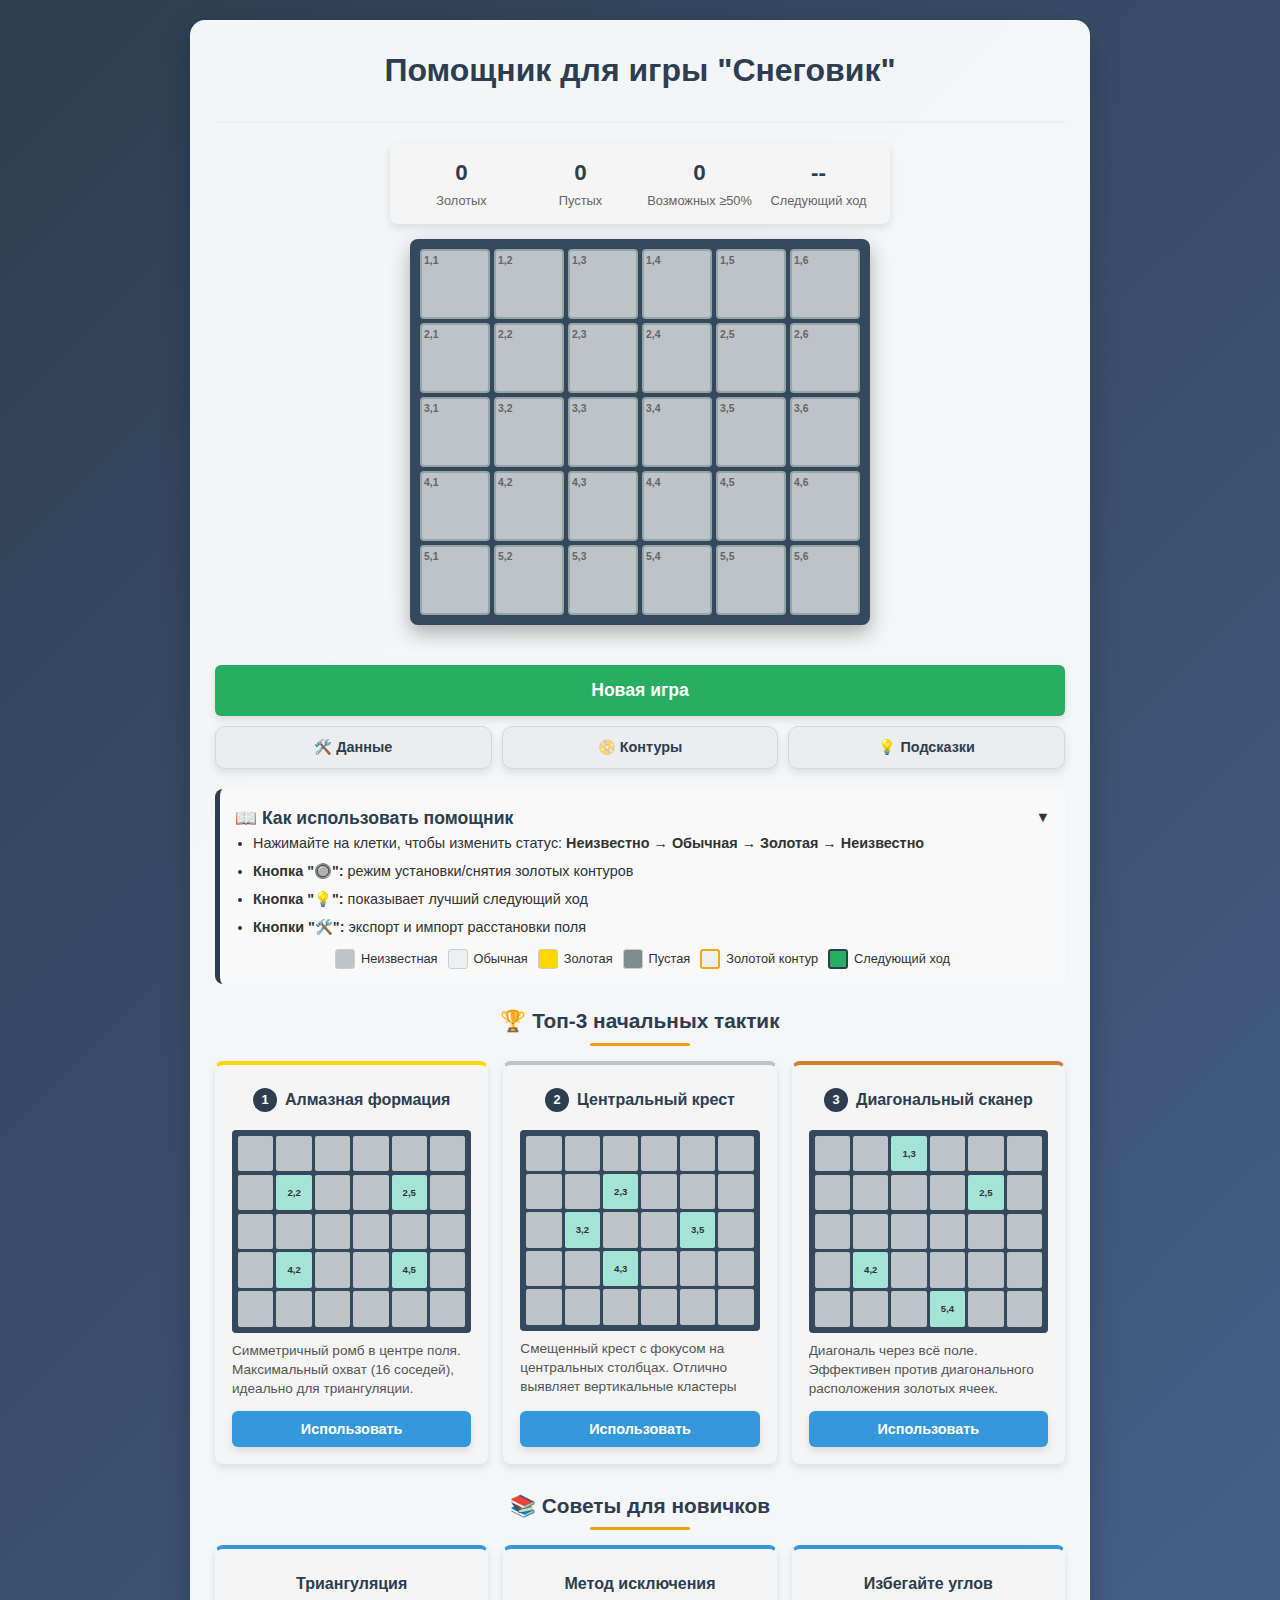
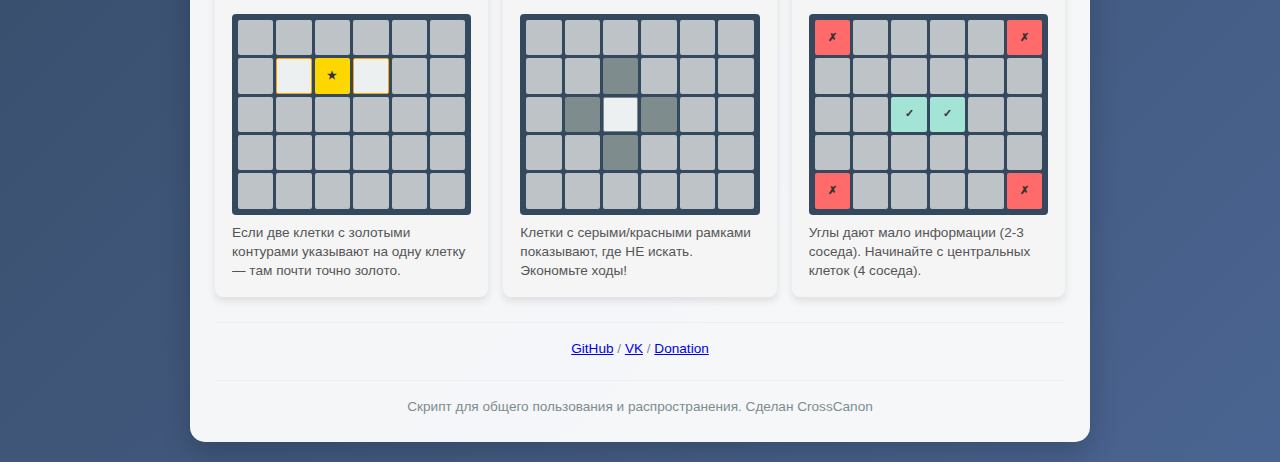
<file: index.html>
<!doctype html>
<html lang="ru">
  <head>
    <meta charset="UTF-8" />
    <meta name="viewport" content="width=device-width, initial-scale=1.0" />
    <title>Помощник для игры "Снеговик"</title>
    <link rel="stylesheet" href="styles.css" />
    <link rel="icon" href="favicon.ico" type="image/x-icon" />
  </head>
  <body>
    <div class="container">
      <header>
        <h1>Помощник для игры "Снеговик"</h1>
      </header>

      <div class="game-area">
        <!-- Игровая информация -->
        <div class="game-info">
          <div class="info-item">
            <div class="info-value" id="gold-count">0</div>
            <div class="info-label">Золотых</div>
          </div>
          <div class="info-item">
            <div class="info-value" id="empty-count">0</div>
            <div class="info-label">Пустых</div>
          </div>
          <div class="info-item">
            <div class="info-value" id="possible-gold-count">0</div>
            <div class="info-label">Возможных ≥50%</div>
          </div>
          <div class="info-item">
            <div class="info-value" id="next-move-cell">--</div>
            <div class="info-label">Следующий ход</div>
          </div>
        </div>

        <!-- Игровое поле -->
        <div class="game-board" id="game-board"></div>

        <!-- Нижняя панель с кнопками управления -->
        <div class="bottom-controls">
          <button class="btn btn-primary btn-new-game-wide" id="new-game-btn">Новая игра</button>
          <div class="secondary-controls">
            <button class="btn btn-secondary" id="export-btn">🛠️ Данные</button>
            <button class="btn btn-outline-mode" id="outline-mode-btn">📀 Контуры</button>
            <button class="btn btn-next-move" id="next-move-btn" title="Подсказка хода">💡 Подсказки</button>
          </div>
        </div>
      </div>

      <!-- Инструкции -->
      <div class="instructions">
        <div
          class="instructions-header"
          id="toggle-instructions"
          style="cursor: pointer; display: flex; justify-content: space-between; align-items: center"
        >
          <h3 style="margin: 0">📖 Как использовать помощник</h3>
          <span id="instructions-icon">▼</span>
        </div>
        <div id="instructions-content">
          <ul>
            <li>
              Нажимайте на клетки, чтобы изменить статус: <strong>Неизвестно → Обычная → Золотая → Неизвестно</strong>
            </li>
            <li><strong>Кнопка "🔘":</strong> режим установки/снятия золотых контуров</li>
            <li><strong>Кнопка "💡":</strong> показывает лучший следующий ход</li>
            <li><strong>Кнопки "🛠️":</strong> экспорт и импорт расстановки поля</li>
          </ul>
          <div class="legend">
            <div class="legend-item">
              <div class="legend-color" style="background-color: #bdc3c7"></div>
              <span>Неизвестная</span>
            </div>
            <div class="legend-item">
              <div class="legend-color" style="background-color: #ecf0f1"></div>
              <span>Обычная</span>
            </div>
            <div class="legend-item">
              <div class="legend-color" style="background-color: #ffd700"></div>
              <span>Золотая</span>
            </div>
            <div class="legend-item">
              <div class="legend-color" style="background-color: #7f8c8d"></div>
              <span>Пустая</span>
            </div>
            <div class="legend-item">
              <div class="legend-color" style="border: 2px solid #ffa500; background-color: #ecf0f1"></div>
              <span>Золотой контур</span>
            </div>
            <div class="legend-item">
              <div class="legend-color" style="background-color: #27ae60; border: 2px solid #2c3e50"></div>
              <span>Следующий ход</span>
            </div>
          </div>
        </div>
      </div>

      <!-- Секция с лучшими начальными тактиками -->
      <div class="tactics-section">
        <h3 class="section-title">🏆 Топ-3 начальных тактик</h3>
        <div class="tactics-grid">
          <div class="tactic-card gold" data-tactic="diamond">
            <h4><span class="rank">1</span> Алмазная формация</h4>
            <div class="tactic-preview" id="diamond-preview"></div>
            <div class="tactic-description">
              Симметричный ромб в центре поля. Максимальный охват (16 соседей), идеально для триангуляции.
            </div>
            <button class="btn btn-tactic-use" data-tactic-id="diamond">Использовать</button>
          </div>

          <div class="tactic-card silver" data-tactic="cross">
            <h4><span class="rank">2</span> Центральный крест</h4>
            <div class="tactic-preview" id="cross-preview"></div>
            <div class="tactic-description">
              Смещенный крест с фокусом на центральных столбцах. Отлично выявляет вертикальные кластеры золота.
            </div>
            <button class="btn btn-tactic-use" data-tactic-id="cross">Использовать</button>
          </div>

          <div class="tactic-card bronze" data-tactic="diagonal">
            <h4><span class="rank">3</span> Диагональный сканер</h4>
            <div class="tactic-preview" id="diagonal-preview"></div>
            <div class="tactic-description">
              Диагональ через всё поле. Эффективен против диагонального расположения золотых ячеек.
            </div>
            <button class="btn btn-tactic-use" data-tactic-id="diagonal">Использовать</button>
          </div>
        </div>
      </div>

      <!-- Секция с советами для новичков -->
      <div class="tactics-section">
        <h3 class="section-title">📚 Советы для новичков</h3>
        <div class="tactics-grid">
          <div class="tactic-card blue" data-tactic="triangulation">
            <h4>Триангуляция</h4>
            <div class="tactic-preview" id="triangulation-preview">
              <!-- Предпросмотр будет создан JavaScript -->
            </div>
            <div class="tactic-description">
              Если две клетки с золотыми контурами указывают на одну клетку — там почти точно золото.
            </div>
          </div>
          <div class="tactic-card blue" data-tactic="exclusion">
            <h4>Метод исключения</h4>
            <div class="tactic-preview" id="exclusion-preview">
              <!-- Предпросмотр будет создан JavaScript -->
            </div>
            <div class="tactic-description">
              Клетки с серыми/красными рамками показывают, где НЕ искать. Экономьте ходы!
            </div>
          </div>
          <div class="tactic-card blue" data-tactic="avoid-corners">
            <h4>Избегайте углов</h4>
            <div class="tactic-preview" id="corners-preview">
              <!-- Предпросмотр будет создан JavaScript -->
            </div>
            <div class="tactic-description">
              Углы дают мало информации (2-3 соседа). Начинайте с центральных клеток (4 соседа).
            </div>
          </div>
        </div>
      </div>
      <p class="author-note">
        <a href="https://github.com/CrossCanon/snowman_scx" target="_blank" rel="noopener noreferrer">GitHub</a> /
        <a href="https://vk.com/crosscanon" target="_blank" rel="noopener noreferrer">VK</a> /
        <a href="https://www.donationalerts.com/r/crosscanon" target="_blank" rel="noopener noreferrer">Donation </a>
      </p>
      <p class="author-note">Скрипт для общего пользования и распространения. Сделан CrossCanon</p>
    </div>

    <!-- Модалка первого запуска -->
    <div class="first-launch-modal-overlay" id="first-launch-modal">
      <div class="first-launch-modal">
        <div class="first-launch-header">
          <h2>Добро пожаловать в помощник для игры "Снеговик"</h2>
          <button class="first-launch-close" id="first-launch-close">×</button>
        </div>

        <div class="first-launch-content">
          <!-- Шаг 1: Как пользоваться -->
          <div class="tutorial-step active" data-step="1">
            <div class="step-icon">📋</div>
            <h3>Как пользоваться помощником</h3>
            <p>
              Это инструмент для анализа поля в игре "Снеговик". Вводите информацию с игрового поля, а помощник
              подскажет лучшие ходы.
            </p>

            <div class="interactive-demo">
              <div class="demo-instruction">Кликайте по ячейке чтобы изменить её статус:</div>
              <div class="demo-cell-container">
                <div class="demo-cell" id="demo-cell">
                  <div class="demo-cell-number">2,3</div>
                  <div class="demo-cell-content" id="demo-cell-content">?</div>
                </div>
              </div>
              <div class="demo-status" id="demo-status">Текущий статус: Неизвестно</div>
              <div class="demo-cycle">
                <div class="cycle-step">Неизвестно</div>
                <div class="cycle-arrow">→</div>
                <div class="cycle-step">Обычная</div>
                <div class="cycle-arrow">→</div>
                <div class="cycle-step">Золотая</div>
                <div class="cycle-arrow">→</div>
                <div class="cycle-step">Неизвестно</div>
              </div>
            </div>
          </div>

          <!-- Шаг 2: Кнопки управления -->
          <div class="tutorial-step" data-step="2">
            <h3>Кнопки управления и режимы</h3>

            <div class="controls-explanation">
              <div class="control-explanation-item">
                <button class="demo-btn btn-primary">Новая игра</button>
                <div class="explanation-text">
                  <strong>Полный сброс поля</strong>
                </div>
              </div>

              <div class="control-explanation-item">
                <button class="demo-btn btn-outline-mode">Золотые контуры</button>
                <div class="explanation-text">
                  <strong>Режим золотых контуров</strong>
                  <p>
                    В режиме клик по ячейке - ставит/убирает золотой контур, который показывает, что рядом есть золото.
                  </p>
                </div>
              </div>

              <div class="control-explanation-item">
                <button class="demo-btn btn-next-move">💡</button>
                <div class="explanation-text">
                  <strong>Подсказка следующего хода</strong>
                  <p>
                    Включает подсветку рекомендуемой ячейки для следующего хода. Алгоритм анализирует поле и предлагает
                    оптимальный вариант.
                  </p>
                </div>
              </div>

              <div class="control-explanation-item">
                <button class="demo-btn btn-secondary">Экспорт / Импорт</button>
                <div class="explanation-text">
                  <strong>Сохранение и загрузка</strong>
                  <p>Полезно для обмена ситуациями или продолжения игры позже.</p>
                </div>
              </div>
            </div>
          </div>

          <!-- Шаг 3: Тактики -->
          <div class="tutorial-step" data-step="3">
            <div class="step-icon">📊</div>
            <h3>Готовые тактики</h3>
            <p>Используйте проверенные стратегии для эффективного начала игры:</p>

            <div class="tactics-grid-mini">
              <div class="tactic-card-mini gold" data-tactic="diamond">
                <div class="tactic-rank">1</div>
                <div class="tactic-info">
                  <div class="tactic-title">Алмазная формация</div>
                  <div class="tactic-desc">Оптимальный старт для поля 5×6</div>
                </div>
              </div>
              <div class="tactic-card-mini silver" data-tactic="cross">
                <div class="tactic-rank">2</div>
                <div class="tactic-info">
                  <div class="tactic-title">Центральный крест</div>
                  <div class="tactic-desc">Для поиска вертикальных кластеров</div>
                </div>
              </div>
              <div class="tactic-card-mini bronze" data-tactic="diagonal">
                <div class="tactic-rank">3</div>
                <div class="tactic-info">
                  <div class="tactic-title">Диагональный сканер</div>
                  <div class="tactic-desc">Эффективен против диагональных расположений</div>
                </div>
              </div>
            </div>

            <p class="tactics-note">
              Кликайте на карточки тактик в основном интерфейсе для подробного объяснения с визуализацией.
            </p>
          </div>

          <!-- Шаг 4: Разработка и баги -->
          <div class="tutorial-step" data-step="4">
            <h3>Сайт в активной разработке</h3>

            <div class="dev-notice">
              <p>Помощник постоянно улучшается. Алгоритмы анализа дорабатываются, добавляются новые функции.</p>

              <div class="bug-report-section">
                <h4>Нашли проблему или странное поведение?</h4>
                <div class="bug-steps">
                  <div class="bug-step">
                    <div class="step-number">1</div>
                    <div class="step-text">Нажмите кнопку <strong>"Экспорт / Импорт"</strong></div>
                  </div>
                  <div class="bug-step">
                    <div class="step-number">2</div>
                    <div class="step-text">Скопируйте код текущего поля</div>
                  </div>
                  <div class="bug-step">
                    <div class="step-number">3</div>
                    <div class="step-text">Отправьте его мне с описанием проблемы</div>
                  </div>
                </div>

                <div class="contact-section">
                  <div class="contact-links">
                    <a href="https://vk.com/crosscanon" target="_blank" class="contact-link vk">VK</a>
                    <a href="https://github.com/CrossCanon/snowman_scx" target="_blank" class="contact-link github"
                      >GitHub</a
                    >
                  </div>
                </div>
              </div>
            </div>
          </div>
        </div>

        <div class="first-launch-footer">
          <div class="dont-show-again">
            <label>
              <input type="checkbox" id="dont-show-again" />
              Больше не показывать
            </label>
          </div>
          <div class="step-indicators">
            <span class="step-dot active" data-step="1"></span>
            <span class="step-dot" data-step="2"></span>
            <span class="step-dot" data-step="3"></span>
            <span class="step-dot" data-step="4"></span>
          </div>
          <div class="footer-buttons">
            <button class="btn btn-primary" id="next-step">Далее</button>
          </div>
        </div>
      </div>
    </div>

    <!-- Модальное окно для тактик -->
    <div class="modal-overlay" id="modal-overlay">
      <div class="modal">
        <div class="modal-header">
          <h3 class="modal-title" id="modal-title">
            <span class="rank" id="modal-rank">1</span>
            <span id="modal-title-text">Название тактики</span>
          </h3>
          <button class="close-modal" id="close-modal">&times;</button>
        </div>
        <div class="modal-content" id="modal-content">
          <!-- Контент будет загружен динамически -->
        </div>
      </div>
    </div>

    <!-- Модальное окно для экспорта/импорта -->
    <div class="export-import-modal" id="export-import-modal">
      <div class="modal-header">
        <h3 class="modal-title">Экспорт / Импорт поля</h3>
        <button class="close-modal" id="close-export-modal">&times;</button>
      </div>
      <div class="modal-content">
        <div id="export-container">
          <p>Скопируйте этот код для сохранения текущей расстановки:</p>
          <div class="code-container">
            <div class="code-content">
              <code id="export-code"></code>
            </div>
            <button class="copy-btn" id="copy-btn">Копировать</button>
          </div>
          <p><small>Формат: A1g,B2o,C3u где g=gold, o=outline, u=unknown, n=normal, e=empty</small></p>
        </div>
        <div id="import-container">
          <p>Вставьте код для загрузки расстановки:</p>
          <input type="text" class="import-input" id="import-input" placeholder="A1g,B2o,C3u..." />
          <button class="btn btn-primary" id="load-btn">Загрузить</button>
          <div class="import-status" id="import-status"></div>
        </div>
      </div>
    </div>
    <div class="export-import-overlay" id="export-import-overlay"></div>

    <script src="script.js"></script>

    <script
      defer
      src="https://static.cloudflareinsights.com/beacon.min.js"
      data-cf-beacon='{"token": "2e3bf359d7ec48b5b643105f92866e55"}'
    ></script>
  </body>
</html>
</file>
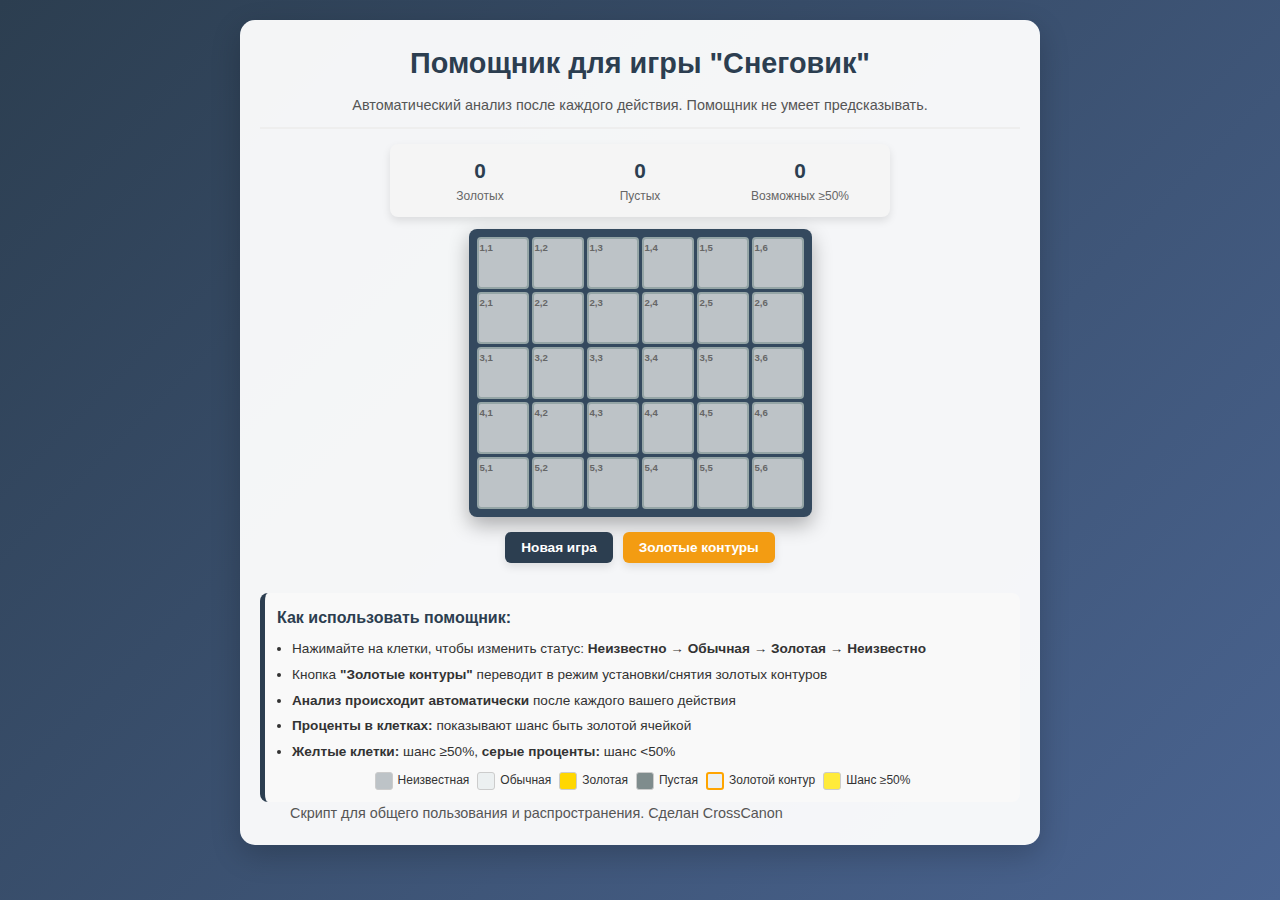
<file: снеговик.html>
<!DOCTYPE html>
<html lang="ru">
<head>
    <meta charset="UTF-8">
    <meta name="viewport" content="width=device-width, initial-scale=1.0">
    <title>Помощник для игры "Снеговик"</title>
    <style>
        * {
            box-sizing: border-box;
            margin: 0;
            padding: 0;
        }
        
        body {
            font-family: 'Segoe UI', Tahoma, Geneva, Verdana, sans-serif;
            line-height: 1.6;
            color: #333;
            background: linear-gradient(135deg, #2c3e50, #4a6491);
            min-height: 100vh;
            padding: 20px;
        }
        
        .container {
            max-width: 800px;
            margin: 0 auto;
            background-color: rgba(255, 255, 255, 0.95);
            border-radius: 15px;
            padding: 20px;
            box-shadow: 0 10px 30px rgba(0, 0, 0, 0.2);
        }
        
        header {
            text-align: center;
            margin-bottom: 15px;
            padding-bottom: 10px;
            border-bottom: 2px solid #eee;
        }
        
        h1 {
            color: #2c3e50;
            margin-bottom: 8px;
            font-size: 1.8rem;
        }
        
        .subtitle {
            color: #555;
            font-size: 0.9rem;
            max-width: 700px;
            margin: 0 auto;
        }
        
        .game-area {
            display: flex;
            flex-direction: column;
            align-items: center;
            margin-bottom: 15px;
        }
        
        .game-info {
            display: flex;
            justify-content: space-between;
            width: 100%;
            max-width: 500px;
            margin-bottom: 12px;
            background-color: #f5f5f5;
            padding: 10px;
            border-radius: 8px;
            box-shadow: 0 4px 8px rgba(0, 0, 0, 0.1);
        }
        
        .info-item {
            text-align: center;
            flex: 1;
        }
        
        .info-value {
            font-size: 1.3rem;
            font-weight: bold;
            color: #2c3e50;
        }
        
        .info-label {
            font-size: 0.75rem;
            color: #666;
        }
        
        .game-board {
            display: grid;
            grid-template-columns: repeat(6, 1fr);
            grid-template-rows: repeat(5, 1fr);
            gap: 3px;
            margin-bottom: 15px;
            background-color: #34495e;
            padding: 8px;
            border-radius: 8px;
            box-shadow: 0 8px 20px rgba(0, 0, 0, 0.3);
        }
        
        .cell {
            width: 52px;
            height: 52px;
            background-color: #bdc3c7;
            border-radius: 4px;
            display: flex;
            align-items: center;
            justify-content: center;
            font-weight: bold;
            font-size: 1.2rem;
            cursor: pointer;
            transition: all 0.2s ease;
            user-select: none;
            border: 2px solid #95a5a6;
            position: relative;
        }
        
        .cell:hover {
            transform: scale(1.05);
            box-shadow: 0 0 8px rgba(255, 255, 255, 0.7);
        }
        
        .cell.unknown {
            background-color: #bdc3c7;
            color: #2c3e50;
        }
        
        .cell.normal {
            background-color: #ecf0f1;
            color: #333;
        }
        
        .cell.gold {
            background-color: #ffd700;
            color: #b8860b;
            box-shadow: inset 0 0 10px rgba(184, 134, 11, 0.5);
        }
        
        .cell.empty {
            background-color: #7f8c8d;
            color: #ecf0f1;
        }
        
        .cell.possible-gold {
            background-color: #ffeb3b;
            color: #b8860b;
            animation: pulse 2s infinite;
        }
        
        @keyframes pulse {
            0% { box-shadow: 0 0 0 0 rgba(255, 235, 59, 0.7); }
            70% { box-shadow: 0 0 0 5px rgba(255, 235, 59, 0); }
            100% { box-shadow: 0 0 0 0 rgba(255, 235, 59, 0); }
        }
        
        .cell.gold-outline {
            border: 2px solid #ffa500;
            box-shadow: 0 0 5px rgba(255, 165, 0, 0.7);
        }
        
        .cell-number {
            position: absolute;
            top: 1px;
            left: 1px;
            font-size: 0.6rem;
            color: #666;
        }
        
        .gold-chance {
            position: absolute;
            bottom: 1px;
            right: 1px;
            font-size: 0.7rem;
            font-weight: bold;
        }
        
        .gold-chance.high {
            color: #b8860b;
            font-weight: bold;
        }
        
        .gold-chance.low {
            color: #95a5a6;
            font-weight: normal;
        }
        
        .controls {
            display: flex;
            flex-wrap: wrap;
            justify-content: center;
            gap: 10px;
            margin-bottom: 15px;
        }
        
        .btn {
            padding: 8px 16px;
            border: none;
            border-radius: 6px;
            font-size: 0.85rem;
            font-weight: bold;
            cursor: pointer;
            transition: all 0.3s ease;
            box-shadow: 0 4px 8px rgba(0, 0, 0, 0.1);
        }
        
        .btn-primary {
            background-color: #2c3e50;
            color: white;
        }
        
        .btn-primary:hover {
            background-color: #34495e;
        }
        
        .btn-outline-mode {
            background-color: #f39c12;
            color: white;
        }
        
        .btn-outline-mode:hover {
            background-color: #e67e22;
        }
        
        .btn-outline-mode.active {
            background-color: #d35400;
            box-shadow: inset 0 0 10px rgba(0, 0, 0, 0.3);
        }
        
        .instructions {
            background-color: #f9f9f9;
            padding: 12px;
            border-radius: 8px;
            border-left: 5px solid #2c3e50;
            font-size: 0.85rem;
        }
        
        .instructions h3 {
            color: #2c3e50;
            margin-bottom: 8px;
            font-size: 1rem;
        }
        
        .instructions ul {
            padding-left: 15px;
            margin-bottom: 8px;
        }
        
        .instructions li {
            margin-bottom: 4px;
        }
        
        .legend {
            display: flex;
            flex-wrap: wrap;
            gap: 8px;
            justify-content: center;
            margin-top: 8px;
        }
        
        .legend-item {
            display: flex;
            align-items: center;
            gap: 5px;
            font-size: 0.75rem;
        }
        
        .legend-color {
            width: 18px;
            height: 18px;
            border-radius: 3px;
            border: 1px solid #ccc;
        }
        
        @media (max-width: 768px) {
            .container {
                padding: 15px;
            }
            
            h1 {
                font-size: 1.5rem;
            }
            
            .cell {
                width: 45px;
                height: 45px;
                font-size: 1rem;
            }
            
            .btn {
                padding: 6px 12px;
                font-size: 0.8rem;
            }
        }
        
        @media (max-width: 480px) {
            .cell {
                width: 38px;
                height: 38px;
                font-size: 0.9rem;
            }
            
            .game-info {
                flex-direction: column;
                gap: 6px;
            }
            
            .instructions {
                padding: 10px;
            }
        }
    </style>
</head>
<body>
    <div class="container">
        <header>
            <h1>Помощник для игры "Снеговик"</h1>
            <p class="subtitle">Автоматический анализ после каждого действия. Помощник не умеет предсказывать.</p>
        </header>
        
        <div class="game-area">
            <div class="game-info">
                <div class="info-item">
                    <div class="info-value" id="gold-count">0</div>
                    <div class="info-label">Золотых</div>
                </div>
                <div class="info-item">
                    <div class="info-value" id="empty-count">0</div>
                    <div class="info-label">Пустых</div>
                </div>
                <div class="info-item">
                    <div class="info-value" id="possible-gold-count">0</div>
                    <div class="info-label">Возможных ≥50%</div>
                </div>
            </div>
            
            <div class="game-board" id="game-board">
                <!-- Клетки будут созданы с помощью JavaScript -->
            </div>
            
            <div class="controls">
                <button class="btn btn-primary" id="new-game-btn">Новая игра</button>
                <button class="btn btn-outline-mode" id="outline-mode-btn">Золотые контуры</button>
            </div>
        </div>
        
        <div class="instructions">
            <h3>Как использовать помощник:</h3>
            <ul>
                <li>Нажимайте на клетки, чтобы изменить статус: <strong>Неизвестно → Обычная → Золотая → Неизвестно</strong></li>
                <li>Кнопка <strong>"Золотые контуры"</strong> переводит в режим установки/снятия золотых контуров</li>
                <li><strong>Анализ происходит автоматически</strong> после каждого вашего действия</li>
                <li><strong>Проценты в клетках:</strong> показывают шанс быть золотой ячейкой</li>
                <li><strong>Желтые клетки:</strong> шанс ≥50%, <strong>серые проценты:</strong> шанс &lt;50%</li>
            </ul>
            
            <div class="legend">
                <div class="legend-item">
                    <div class="legend-color" style="background-color: #bdc3c7;"></div>
                    <span>Неизвестная</span>
                </div>
                <div class="legend-item">
                    <div class="legend-color" style="background-color: #ecf0f1;"></div>
                    <span>Обычная</span>
                </div>
                <div class="legend-item">
                    <div class="legend-color" style="background-color: #ffd700;"></div>
                    <span>Золотая</span>
                </div>
                <div class="legend-item">
                    <div class="legend-color" style="background-color: #7f8c8d;"></div>
                    <span>Пустая</span>
                </div>
                <div class="legend-item">
                    <div class="legend-color" style="border: 2px solid #ffa500; background-color: #ecf0f1;"></div>
                    <span>Золотой контур</span>
                </div>
                <div class="legend-item">
                    <div class="legend-color" style="background-color: #ffeb3b;"></div>
                    <span>Шанс ≥50%</span>
                </div>
            </div>
        </div>
		<p></p>
		<p class="subtitle">Скрипт для общего пользования и распространения. Сделан CrossCanon</p>
    </div>
	

    <script>
        document.addEventListener('DOMContentLoaded', function() {
            const rows = 5;
            const cols = 6;
            const totalGold = 4;
            let gameBoard = [];
            let emptyCells = [];
            let possibleGoldCells = [];
            let outlineMode = false;
            
            const gameBoardElement = document.getElementById('game-board');
            const goldCountElement = document.getElementById('gold-count');
            const emptyCountElement = document.getElementById('empty-count');
            const possibleGoldCountElement = document.getElementById('possible-gold-count');
            const newGameBtn = document.getElementById('new-game-btn');
            const outlineModeBtn = document.getElementById('outline-mode-btn');
            
            // Состояния клеток
            const CELL_STATES = {
                UNKNOWN: 'unknown',
                NORMAL: 'normal',
                GOLD: 'gold',
                EMPTY: 'empty',
                POSSIBLE_GOLD: 'possible-gold'
            };
            
            // Инициализация игрового поля
            function initGameBoard() {
                gameBoard = [];
                emptyCells = [];
                possibleGoldCells = [];
                outlineMode = false;
                outlineModeBtn.classList.remove('active');
                outlineModeBtn.textContent = 'Золотые контуры';
                
                // Создаем массив игрового поля 5×6
                for (let row = 0; row < rows; row++) {
                    gameBoard[row] = [];
                    for (let col = 0; col < cols; col++) {
                        gameBoard[row][col] = {
                            state: CELL_STATES.UNKNOWN,
                            hasGoldOutline: false,
                            goldChance: 0,
                            row: row,
                            col: col
                        };
                    }
                }
                
                // Обновляем отображение
                renderGameBoard();
                updateCounters();
            }
            
            // Проверка валидности клетки
            function isValidCell(row, col) {
                return row >= 0 && row < rows && col >= 0 && col < cols;
            }
            
            // Получение соседних клеток (только по вертикали/горизонтали)
            function getAdjacentCells(row, col) {
                const neighbors = [];
                
                // Вверх
                if (row > 0) neighbors.push({row: row-1, col});
                // Вниз
                if (row < rows-1) neighbors.push({row: row+1, col});
                // Влево
                if (col > 0) neighbors.push({row, col: col-1});
                // Вправо
                if (col < cols-1) neighbors.push({row, col: col+1});
                
                return neighbors;
            }
            
            // Отрисовка игрового поля
            function renderGameBoard() {
                gameBoardElement.innerHTML = '';
                
                for (let row = 0; row < rows; row++) {
                    for (let col = 0; col < cols; col++) {
                        const cell = gameBoard[row][col];
                        const cellElement = document.createElement('div');
                        
                        // Определяем класс клетки на основе состояния и шанса
                        let cellClass = `cell ${cell.state}`;
                        
                        // Если клетка помечена как пустая
                        const isEmpty = emptyCells.some(emptyCell => 
                            emptyCell.row === row && emptyCell.col === col);
                        
                        // Если клетка помечена как возможная золотая с шансом >= 50%
                        const isPossibleGold = possibleGoldCells.some(goldCell => 
                            goldCell.row === row && goldCell.col === col && 
                            goldCell.chance >= 50);
                        
                        // Приоритеты отображения: Золотая > Пустая > Возможная золотая > Обычная > Неизвестная
                        if (cell.state === CELL_STATES.GOLD) {
                            cellClass = `cell ${CELL_STATES.GOLD}`;
                        } else if (isEmpty && cell.state === CELL_STATES.UNKNOWN) {
                            cellClass = `cell ${CELL_STATES.EMPTY}`;
                        } else if (isPossibleGold && cell.state === CELL_STATES.UNKNOWN) {
                            cellClass = `cell ${CELL_STATES.POSSIBLE_GOLD}`;
                        } else if (cell.state === CELL_STATES.NORMAL) {
                            cellClass = `cell ${CELL_STATES.NORMAL}`;
                        } else {
                            cellClass = `cell ${CELL_STATES.UNKNOWN}`;
                        }
                        
                        cellElement.className = cellClass;
                        
                        // Добавляем номер клетки (координаты)
                        const cellNumber = document.createElement('div');
                        cellNumber.className = 'cell-number';
                        cellNumber.textContent = `${row+1},${col+1}`;
                        cellElement.appendChild(cellNumber);
                        
                        // Добавляем золотой контур если есть
                        if (cell.hasGoldOutline) {
                            cellElement.classList.add('gold-outline');
                        }
                        
                        // Добавляем символ для золотых клеток
                        if (cell.state === CELL_STATES.GOLD) {
                            cellElement.textContent = '★';
                        }
                        
                        // Показываем шанс для ВСЕХ клеток с контурами и их соседей
                        // Если клетка имеет шанс > 0 (соседствует с контуром) и она неизвестна
                        if (cell.goldChance > 0 && cell.state === CELL_STATES.UNKNOWN) {
                            const chanceElement = document.createElement('div');
                            chanceElement.className = 'gold-chance';
                            
                            // Определяем класс для стилизации процента
                            if (cell.goldChance >= 50) {
                                chanceElement.classList.add('high');
                            } else {
                                chanceElement.classList.add('low');
                            }
                            
                            chanceElement.textContent = `${Math.round(cell.goldChance)}%`;
                            cellElement.appendChild(chanceElement);
                        }
                        
                        // Добавляем обработчик клика
                        cellElement.addEventListener('click', () => handleCellClick(row, col));
                        
                        gameBoardElement.appendChild(cellElement);
                    }
                }
            }
            
            // Обработка клика по клетке
            function handleCellClick(row, col) {
                const cell = gameBoard[row][col];
                
                // Если включен режим установки золотых контуров
                if (outlineMode) {
                    // Переключаем состояние золотого контура
                    cell.hasGoldOutline = !cell.hasGoldOutline;
                } else {
                    // Циклическое изменение состояния клетки
                    if (cell.state === CELL_STATES.UNKNOWN) {
                        cell.state = CELL_STATES.NORMAL;
                    } else if (cell.state === CELL_STATES.NORMAL) {
                        cell.state = CELL_STATES.GOLD;
                    } else {
                        cell.state = CELL_STATES.UNKNOWN;
                    }
                }
                
                // Автоматически запускаем анализ после каждого действия
                analyzeBoard();
                
                // Обновляем отображение
                renderGameBoard();
                updateCounters();
            }
            
            // Анализ поля для определения пустых и возможных золотых ячеек
            function analyzeBoard() {
                // Сбрасываем предыдущие результаты
                emptyCells = [];
                possibleGoldCells = [];
                
                // Сбрасываем шансы для всех клеток
                for (let row = 0; row < rows; row++) {
                    for (let col = 0; col < cols; col++) {
                        gameBoard[row][col].goldChance = 0;
                    }
                }
                
                // Шаг 1: Правило - Если ячейка раскрыта (обычная) и не имеет золотого контура
                // все её соседи становятся пустыми
                for (let row = 0; row < rows; row++) {
                    for (let col = 0; col < cols; col++) {
                        const cell = gameBoard[row][col];
                        
                        if (cell.state === CELL_STATES.NORMAL && !cell.hasGoldOutline) {
                            const neighbors = getAdjacentCells(row, col);
                            
                            neighbors.forEach(neighbor => {
                                const neighborCell = gameBoard[neighbor.row][neighbor.col];
                                
                                // Сосед становится пустым, если он неизвестен
                                if (neighborCell.state === CELL_STATES.UNKNOWN) {
                                    // Проверяем, нет ли уже этой клетки в emptyCells
                                    if (!emptyCells.some(c => c.row === neighbor.row && c.col === neighbor.col)) {
                                        emptyCells.push({row: neighbor.row, col: neighbor.col});
                                    }
                                }
                            });
                        }
                    }
                }
                
                // Шаг 2: Собираем все клетки с золотыми контурами
                const outlineCells = [];
                for (let row = 0; row < rows; row++) {
                    for (let col = 0; col < cols; col++) {
                        if (gameBoard[row][col].hasGoldOutline) {
                            outlineCells.push({row, col});
                        }
                    }
                }
                
                // Шаг 3: Для каждой клетки с контуром анализируем её соседей
                // Золотой контур делает соседей возможными для золотых ячеек (базовый шанс 25%)
                const goldChanceMap = new Map();
                
                outlineCells.forEach(outlineCell => {
                    const {row, col} = outlineCell;
                    const neighbors = getAdjacentCells(row, col);
                    
                    neighbors.forEach(neighbor => {
                        const neighborCell = gameBoard[neighbor.row][neighbor.col];
                        
                        // Клетка может быть золотой, если она неизвестна или уже помечена как золотая
                        if (neighborCell.state === CELL_STATES.UNKNOWN || neighborCell.state === CELL_STATES.GOLD) {
                            const key = `${neighbor.row},${neighbor.col}`;
                            
                            // Базовый шанс от одного контура - 25%
                            let currentChance = 25;
                            
                            if (goldChanceMap.has(key)) {
                                // Если клетка уже в карте, увеличиваем шанс
                                currentChance = goldChanceMap.get(key).chance;
                                currentChance += 25; // Каждый дополнительный контур добавляет 25%
                            }
                            
                            goldChanceMap.set(key, {
                                row: neighbor.row,
                                col: neighbor.col,
                                chance: currentChance
                            });
                        }
                    });
                });
                
                // Шаг 4: Анализируем клетки между двумя контурами (повышаем шанс)
                // Если две клетки с контурами находятся рядом (по горизонтали или вертикали)
                // то клетка между ними имеет повышенный шанс быть золотой
                for (let i = 0; i < outlineCells.length; i++) {
                    for (let j = i + 1; j < outlineCells.length; j++) {
                        const cell1 = outlineCells[i];
                        const cell2 = outlineCells[j];
                        
                        // Проверяем, находятся ли клетки рядом по горизонтали
                        if (cell1.row === cell2.row && Math.abs(cell1.col - cell2.col) === 2) {
                            // Между ними есть одна клетка
                            const middleCol = Math.min(cell1.col, cell2.col) + 1;
                            const middleRow = cell1.row;
                            
                            if (isValidCell(middleRow, middleCol) && 
                                gameBoard[middleRow][middleCol].state === CELL_STATES.UNKNOWN) {
                                const key = `${middleRow},${middleCol}`;
                                let currentChance = goldChanceMap.has(key) ? goldChanceMap.get(key).chance : 0;
                                // Клетка между двумя контурами получает +50% к шансу
                                goldChanceMap.set(key, {
                                    row: middleRow,
                                    col: middleCol,
                                    chance: currentChance + 50
                                });
                            }
                        }
                        
                        // Проверяем, находятся ли клетки рядом по вертикали
                        if (cell1.col === cell2.col && Math.abs(cell1.row - cell2.row) === 2) {
                            // Между ними есть одна клетка
                            const middleRow = Math.min(cell1.row, cell2.row) + 1;
                            const middleCol = cell1.col;
                            
                            if (isValidCell(middleRow, middleCol) && 
                                gameBoard[middleRow][middleCol].state === CELL_STATES.UNKNOWN) {
                                const key = `${middleRow},${middleCol}`;
                                let currentChance = goldChanceMap.has(key) ? goldChanceMap.get(key).chance : 0;
                                // Клетка между двумя контурами получает +50% к шансу
                                goldChanceMap.set(key, {
                                    row: middleRow,
                                    col: middleCol,
                                    chance: currentChance + 50
                                });
                            }
                        }
                        
                        // Проверяем, являются ли клетки соседями (шанс, что обе золотые)
                        if (Math.abs(cell1.row - cell2.row) + Math.abs(cell1.col - cell2.col) === 1) {
                            // Два контура рядом - каждая из них может быть золотой
                            // Увеличиваем шанс для обеих клеток
                            const key1 = `${cell1.row},${cell1.col}`;
                            const key2 = `${cell2.row},${cell2.col}`;
                            
                            if (isValidCell(cell1.row, cell1.col) && 
                                gameBoard[cell1.row][cell1.col].state === CELL_STATES.UNKNOWN) {
                                let chance1 = goldChanceMap.has(key1) ? goldChanceMap.get(key1).chance : 0;
                                // Контуры рядом получают +30% к шансу быть золотыми
                                goldChanceMap.set(key1, {
                                    row: cell1.row,
                                    col: cell1.col,
                                    chance: chance1 + 30
                                });
                            }
                            
                            if (isValidCell(cell2.row, cell2.col) && 
                                gameBoard[cell2.row][cell2.col].state === CELL_STATES.UNKNOWN) {
                                let chance2 = goldChanceMap.has(key2) ? goldChanceMap.get(key2).chance : 0;
                                // Контуры рядом получают +30% к шансу быть золотыми
                                goldChanceMap.set(key2, {
                                    row: cell2.row,
                                    col: cell2.col,
                                    chance: chance2 + 30
                                });
                            }
                        }
                    }
                }
                
                // Шаг 5: Обновляем шансы в gameBoard и добавляем в possibleGoldCells если шанс >= 50%
                goldChanceMap.forEach((value, key) => {
                    const {row, col, chance} = value;
                    
                    // Ограничиваем шанс 100%
                    const finalChance = Math.min(chance, 100);
                    
                    // Обновляем шанс в gameBoard
                    gameBoard[row][col].goldChance = finalChance;
                    
                    // Добавляем в possibleGoldCells если шанс >= 50% и клетка неизвестна
                    if (finalChance >= 50 && gameBoard[row][col].state === CELL_STATES.UNKNOWN) {
                        possibleGoldCells.push({row, col, chance: finalChance});
                    }
                });
                
                // Шаг 6: Учитываем уже найденные золотые ячейки
                // Если клетка уже помечена как золотая, её соседи с контурами должны быть пустыми
                for (let row = 0; row < rows; row++) {
                    for (let col = 0; col < cols; col++) {
                        if (gameBoard[row][col].state === CELL_STATES.GOLD) {
                            const neighbors = getAdjacentCells(row, col);
                            
                            neighbors.forEach(neighbor => {
                                // Если сосед имеет золотой контур и неизвестен, он должен быть пустым
                                if (isValidCell(neighbor.row, neighbor.col) &&
                                    gameBoard[neighbor.row][neighbor.col].hasGoldOutline &&
                                    gameBoard[neighbor.row][neighbor.col].state === CELL_STATES.UNKNOWN) {
                                    
                                    if (!emptyCells.some(c => c.row === neighbor.row && c.col === neighbor.col)) {
                                        emptyCells.push({row: neighbor.row, col: neighbor.col});
                                    }
                                    
                                    // Удаляем из possibleGoldCells если там есть
                                    const index = possibleGoldCells.findIndex(c => 
                                        c.row === neighbor.row && c.col === neighbor.col);
                                    if (index !== -1) {
                                        possibleGoldCells.splice(index, 1);
                                    }
                                    
                                    // Обнуляем шанс для этой клетки
                                    gameBoard[neighbor.row][neighbor.col].goldChance = 0;
                                }
                            });
                        }
                    }
                }
                
                // Шаг 7: Клетки с золотым контуром не могут быть золотыми
                // Помечаем их как пустые если они неизвестны и обнуляем их шанс
                outlineCells.forEach(cell => {
                    if (gameBoard[cell.row][cell.col].state === CELL_STATES.UNKNOWN) {
                        if (!emptyCells.some(c => c.row === cell.row && c.col === cell.col)) {
                            emptyCells.push({row: cell.row, col: cell.col});
                        }
                        
                        // Удаляем из possibleGoldCells если там есть
                        const index = possibleGoldCells.findIndex(c => 
                            c.row === cell.row && c.col === cell.col);
                        if (index !== -1) {
                            possibleGoldCells.splice(index, 1);
                        }
                        
                        // Обнуляем шанс для клеток с контурами
                        gameBoard[cell.row][cell.col].goldChance = 0;
                    }
                });
                
                // Шаг 8: Обновляем счетчики
                updateCounters();
            }
            
            // Обновление счетчиков
            function updateCounters() {
                let goldCount = 0;
                
                for (let row = 0; row < rows; row++) {
                    for (let col = 0; col < cols; col++) {
                        if (gameBoard[row][col].state === CELL_STATES.GOLD) {
                            goldCount++;
                        }
                    }
                }
                
                goldCountElement.textContent = goldCount;
                emptyCountElement.textContent = emptyCells.length;
                possibleGoldCountElement.textContent = possibleGoldCells.length;
            }
            
            // Переключение режима установки золотых контуров
            function toggleOutlineMode() {
                outlineMode = !outlineMode;
                
                if (outlineMode) {
                    outlineModeBtn.classList.add('active');
                    outlineModeBtn.textContent = 'Режим контуров (вкл)';
                } else {
                    outlineModeBtn.classList.remove('active');
                    outlineModeBtn.textContent = 'Золотые контуры';
                }
            }
            
            // Назначение обработчиков событий
            newGameBtn.addEventListener('click', initGameBoard);
            outlineModeBtn.addEventListener('click', toggleOutlineMode);
            
            // Инициализация игры при загрузке
            initGameBoard();
            
            // Запускаем начальный анализ
            analyzeBoard();
        });
    </script>
</body>
</html>
</file>
<file: styles.css>
* {
  box-sizing: border-box;
  margin: 0;
  padding: 0;
}

body {
  font-family: "Segoe UI", Tahoma, Geneva, Verdana, sans-serif;
  line-height: 1.6;
  color: #333;
  background: linear-gradient(135deg, #2c3e50, #4a6491);
  min-height: 100vh;
  padding: 20px;
}

.container {
  max-width: 900px;
  margin: 0 auto;
  background-color: rgba(255, 255, 255, 0.95);
  border-radius: 15px;
  padding: 25px;
  box-shadow: 0 10px 30px rgba(0, 0, 0, 0.2);
  transition: margin-top 0.3s ease;
}

header {
  text-align: center;
  margin-bottom: 20px;
  padding-bottom: 15px;
  border-bottom: 2px solid #eee;
}

h1 {
  color: #2c3e50;
  margin-bottom: 10px;
  font-size: 2rem;
}

.subtitle {
  color: #555;
  font-size: 1rem;
  max-width: 800px;
  margin: 0 auto 10px;
}

.game-area {
  display: flex;
  flex-direction: column;
  align-items: center;
  margin-bottom: 20px;
}

/* Верхняя панель с управлением */
.top-controls {
  display: flex;
  justify-content: space-between;
  width: 100%;
  max-width: 500px;
  margin-bottom: 15px;
}

.export-import {
  display: flex;
  gap: 10px;
}

/* Игровая информация */
.game-info {
  display: flex;
  justify-content: space-between;
  width: 100%;
  max-width: 500px;
  margin-bottom: 15px;
  background-color: #f5f5f5;
  padding: 12px;
  border-radius: 8px;
  box-shadow: 0 4px 8px rgba(0, 0, 0, 0.1);
}

.info-item {
  text-align: center;
  flex: 1;
}

.info-value {
  font-size: 1.4rem;
  font-weight: bold;
  color: #2c3e50;
}

.info-label {
  font-size: 0.8rem;
  color: #666;
}

/* Игровое поле */
.game-board {
  display: grid;
  grid-template-columns: repeat(6, 1fr);
  grid-template-rows: repeat(5, 1fr);
  gap: 4px;
  margin-bottom: 20px;
  background-color: #34495e;
  padding: 10px;
  border-radius: 8px;
  box-shadow: 0 8px 20px rgba(0, 0, 0, 0.3);
}

.cell {
  width: 70px;
  height: 70px;
  background-color: #bdc3c7;
  border-radius: 4px;
  display: flex;
  align-items: center;
  justify-content: center;
  font-weight: bold;
  font-size: 1.3rem;
  cursor: pointer;
  transition: all 0.2s ease;
  user-select: none;
  border: 2px solid #95a5a6;
  position: relative;
}

.cell:hover {
  transform: scale(1.05);
  box-shadow: 0 0 8px rgba(255, 255, 255, 0.7);
}

.cell.unknown {
  background-color: #bdc3c7;
  color: #2c3e50;
}

.cell.normal {
  background-color: #ecf0f1;
  color: #333;
}

.cell.gold {
  background-color: #ffd700;
  color: #b8860b;
  box-shadow: inset 0 0 10px rgba(184, 134, 11, 0.5);
}

.cell.empty {
  background-color: #7f8c8d;
  color: #ecf0f1;
}

.cell.possible-gold {
  background-color: #ffeb3b;
  color: #b8860b;
  animation: pulse 2s infinite;
}

@keyframes pulse {
  0% {
    box-shadow: 0 0 0 0 rgba(255, 235, 59, 0.7);
  }
  70% {
    box-shadow: 0 0 0 5px rgba(255, 235, 59, 0);
  }
  100% {
    box-shadow: 0 0 0 0 rgba(255, 235, 59, 0);
  }
}

.cell.gold-outline {
  border: 2px solid #ffa500;
  box-shadow: 0 0 5px rgba(255, 165, 0, 0.7);
}

/* Подсказка следующего хода */
.cell.next-move-hint {
  animation: nextMovePulse 1.5s infinite;
  border: 3px solid #27ae60;
  box-shadow: 0 0 15px rgba(39, 174, 96, 0.7);
  z-index: 10;
}

@keyframes nextMovePulse {
  0% {
    transform: scale(1);
    box-shadow: 0 0 0 0 rgba(39, 174, 96, 0.7);
  }
  70% {
    transform: scale(1.05);
    box-shadow: 0 0 0 10px rgba(39, 174, 96, 0);
  }
  100% {
    transform: scale(1);
    box-shadow: 0 0 0 0 rgba(39, 174, 96, 0);
  }
}

/* Нижняя панель с кнопками */
.bottom-controls {
  width: 100%;
  display: flex;
  flex-direction: column;
  gap: 10px;
  margin-top: 20px;
}

.btn-new-game-wide {
  width: 100%;
  padding: 15px !important;
  font-size: 1.1rem !important;
  font-weight: bold;
  background-color: #27ae60 !important;
  color: white;
  border: none;
  border-radius: 8px;
  box-shadow: 0 4px 0 #219150;
  transition: all 0.1s;
}

.btn-new-game-wide:active {
  transform: translateY(2px);
  box-shadow: 0 2px 0 #219150;
}

.secondary-controls {
  display: flex;
  gap: 10px;
  width: 100%;
}

.secondary-controls .btn {
  flex: 1;
  padding: 12px 5px;
  display: flex;
  justify-content: center;
  align-items: center;
  gap: 6px;
  font-size: 0.9rem;
  font-weight: 700;
  background-color: #ebedef !important;
  color: #2c3e50 !important;
  border: 1px solid #d5d8dc;
  border-radius: 10px;
  cursor: pointer;
  transition: background-color 0.2s;
}

.secondary-controls .btn:hover {
  background-color: #d5d8dc !important;
  border-color: #bdc3c7;
}

.secondary-controls .btn:active {
  background-color: #cacfd2 !important;
  transform: translateY(1px);
}

.secondary-controls .btn-outline-mode.active {
  background-color: #fce4bd !important;
  border-color: #ffa500;
}

.secondary-controls .btn-next-move.active {
  background-color: #d4efdf !important;
  border-color: #27ae60;
}

.left-controls,
.right-controls {
  display: flex;
  gap: 10px;
}

.btn {
  padding: 12px 20px;
  border: none;
  border-radius: 6px;
  font-size: 0.9rem;
  font-weight: bold;
  cursor: pointer;
  transition: all 0.3s ease;
  box-shadow: 0 4px 8px rgba(0, 0, 0, 0.1);
  display: flex;
  align-items: center;
  justify-content: center;
  min-width: 44px;
}

.btn-primary {
  background-color: #2c3e50;
  color: white;
}

.btn-primary:hover {
  background-color: #34495e;
}

.btn-secondary {
  background-color: #bfbfbf;
  color: white;
}

.btn-secondary:hover {
  background-color: #adabab;
}

.btn-outline-mode {
  background-color: #f39c12;
  color: white;
}

.btn-outline-mode:hover {
  background-color: #e67e22;
}

.btn-outline-mode.active {
  background-color: #d35400;
  box-shadow: inset 0 0 10px rgba(0, 0, 0, 0.3);
}

.btn-next-move {
  background-color: #27ae60;
  color: white;
}

.btn-next-move:hover {
  background-color: #2ecc71;
}

.btn-next-move.active {
  background-color: #1e8449;
  box-shadow: inset 0 0 10px rgba(0, 0, 0, 0.3);
}

.btn-icon {
  font-size: 1.2rem;
  line-height: 1;
}

.btn-with-text {
  padding-left: 15px;
  padding-right: 15px;
}

.cell-number {
  position: absolute;
  top: 2px;
  left: 2px;
  font-size: 0.65rem;
  color: #666;
}

.gold-chance {
  position: absolute;
  bottom: 2px;
  right: 2px;
  font-size: 0.75rem;
  font-weight: bold;
}

.gold-chance.high {
  color: #b8860b;
  font-weight: bold;
}

.gold-chance.low {
  color: #95a5a6;
  font-weight: normal;
}

/* Инструкции */
.instructions-header:hover {
  opacity: 0.8;
}

#instructions-content {
  overflow: hidden;
  transition: max-height 0.3s ease-out;
}

#instructions-content.collapsed {
  display: none;
}

.instructions {
  background-color: #f9f9f9;
  padding: 15px;
  border-radius: 8px;
  border-left: 5px solid #2c3e50;
  font-size: 0.9rem;
  margin-bottom: 20px;
}

.instructions h3 {
  color: #2c3e50;
  margin-bottom: 10px;
  font-size: 1.1rem;
}

.instructions ul {
  padding-left: 18px;
  margin-bottom: 10px;
}

.instructions li {
  margin-bottom: 5px;
}

.legend {
  display: flex;
  flex-wrap: wrap;
  gap: 10px;
  justify-content: center;
  margin-top: 10px;
}

.legend-item {
  display: flex;
  align-items: center;
  gap: 6px;
  font-size: 0.8rem;
}

.legend-color {
  width: 20px;
  height: 20px;
  border-radius: 3px;
  border: 1px solid #ccc;
}

/* Тактики */
.tactics-section {
  margin-bottom: 20px;
}

.section-title {
  color: #2c3e50;
  text-align: center;
  margin-bottom: 15px;
  font-size: 1.3rem;
  position: relative;
  padding-bottom: 8px;
}

.section-title:after {
  content: "";
  position: absolute;
  bottom: 0;
  left: 50%;
  transform: translateX(-50%);
  width: 100px;
  height: 3px;
  background-color: #f39c12;
  border-radius: 2px;
}

.tactics-grid {
  display: grid;
  grid-template-columns: repeat(auto-fit, minmax(200px, 1fr));
  gap: 15px;
  margin-bottom: 25px;
}

.tactic-card {
  background-color: #f5f5f5;
  border-radius: 8px;
  padding: 15px;
  cursor: pointer;
  transition: all 0.3s ease;
  box-shadow: 0 4px 8px rgba(0, 0, 0, 0.1);
  border: 2px solid transparent;
  display: flex;
  flex-direction: column;
  height: 100%;
}

.tactic-card:hover {
  transform: translateY(-5px);
  box-shadow: 0 8px 16px rgba(0, 0, 0, 0.15);
  border-color: #f39c12;
}

.tactic-card.gold {
  border-top: 4px solid #ffd700;
}

.tactic-card.silver {
  border-top: 4px solid #bdc3c7;
}

.tactic-card.bronze {
  border-top: 4px solid #cd7f32;
}

.tactic-card.blue {
  border-top: 4px solid #3498db;
}

.tactic-card h4 {
  color: #2c3e50;
  margin-bottom: 10px;
  font-size: 1rem;
  text-align: center;
  height: 40px;
  display: flex;
  align-items: center;
  justify-content: center;
}

.tactic-card .rank {
  display: inline-block;
  width: 24px;
  height: 24px;
  border-radius: 50%;
  background-color: #2c3e50;
  color: white;
  text-align: center;
  line-height: 24px;
  font-size: 0.8rem;
  margin-right: 8px;
  vertical-align: middle;
}

.tactic-preview {
  display: grid;
  grid-template-columns: repeat(6, 1fr);
  grid-template-rows: repeat(5, 1fr);
  gap: 3px;
  width: 100%;
  background-color: #34495e;
  padding: 6px;
  border-radius: 4px;
  flex-grow: 1;
}

.btn-tactic-use {
  margin-top: 12px;
  width: 100%;
  padding: 10px;
  font-size: 0.9rem;
  font-weight: 600;
  background-color: #3498db;
  color: white;
  border: none;
  border-radius: 6px;
  cursor: pointer;
  transition: background-color 0.2s;
}

.btn-tactic-use:hover {
  background-color: #2980b9;
}

.tactic-card.active-tactic {
  border: 2px solid #27ae60 !important;
  background-color: #f0fff4;
}

.tactic-card.active-tactic .btn-tactic-use {
  background-color: #27ae60;
  color: white;
}

.tactic-card.active-tactic .btn-tactic-use:hover {
  background-color: #e74c3c;
}

.preview-cell {
  aspect-ratio: 1 / 1;
  flex: 1 0 auto;
  border-radius: 2px;
  display: flex;
  align-items: center;
  justify-content: center;
  font-size: 0.7rem;
  font-weight: bold;
  overflow: hidden;
}

.tactic-description {
  font-size: 0.85rem;
  color: #555;
  line-height: 1.4;
  margin-top: 8px;
  max-height: 60px;
  overflow: hidden;
}

/* Модальное окно */
.modal-overlay {
  position: fixed;
  top: 0;
  left: 0;
  right: 0;
  bottom: 0;
  background-color: rgba(0, 0, 0, 0.7);
  display: flex;
  justify-content: center;
  align-items: center;
  z-index: 1000;
  opacity: 0;
  visibility: hidden;
  transition: all 0.3s ease;
}

.modal-overlay.active {
  opacity: 1;
  visibility: visible;
}

.modal {
  background-color: white;
  border-radius: 10px;
  padding: 25px;
  max-width: 700px;
  max-height: 85vh;
  overflow-y: auto;
  box-shadow: 0 10px 30px rgba(0, 0, 0, 0.3);
  transform: translateY(-20px);
  transition: transform 0.3s ease;
}

.modal-overlay.active .modal {
  transform: translateY(0);
}

.modal-header {
  display: flex;
  justify-content: space-between;
  align-items: center;
  margin-bottom: 20px;
  border-bottom: 2px solid #eee;
  padding-bottom: 15px;
}

.modal-title {
  color: #2c3e50;
  font-size: 1.3rem;
  margin: 0;
  display: flex;
  align-items: center;
}

.modal-title .rank {
  display: inline-block;
  width: 30px;
  height: 30px;
  border-radius: 50%;
  background-color: #2c3e50;
  color: white;
  text-align: center;
  line-height: 30px;
  font-size: 0.9rem;
  margin-right: 12px;
}

.close-modal {
  background: none;
  border: none;
  font-size: 1.8rem;
  cursor: pointer;
  color: #7f8c8d;
  transition: color 0.3s ease;
  line-height: 1;
}

.close-modal:hover {
  color: #e74c3c;
}

.modal-content {
  color: #333;
}

.tactic-explanation {
  margin-bottom: 20px;
}

.tactic-explanation h4 {
  color: #2c3e50;
  margin-bottom: 10px;
  font-size: 1.1rem;
}

.tactic-explanation p {
  margin-bottom: 12px;
  line-height: 1.6;
}

.tactic-explanation ul,
.tactic-explanation ol {
  padding-left: 20px;
  margin-bottom: 15px;
}

.tactic-explanation li {
  margin-bottom: 8px;
  line-height: 1.5;
}

.tactic-visualization {
  display: flex;
  flex-direction: column;
  align-items: center;
  margin-bottom: 20px;
}

.tactic-board {
  display: grid;
  grid-template-columns: repeat(6, 1fr);
  grid-template-rows: repeat(5, 1fr);
  gap: 4px;
  width: 350px;
  height: 290px;
  background-color: #34495e;
  padding: 12px;
  border-radius: 6px;
  margin-bottom: 15px;
}

.visual-cell {
  width: 100%;
  height: 100%;
  border-radius: 3px;
  display: flex;
  align-items: center;
  justify-content: center;
  font-size: 0.9rem;
  font-weight: bold;
}

.visual-cell.normal {
  background-color: #ecf0f1;
}

.visual-cell.gold-outline {
  background-color: #ecf0f1;
  border: 2px solid #ffa500;
}

.visual-cell.gold {
  background-color: #ffd700;
}

.visual-cell.empty {
  background-color: #7f8c8d;
  color: white;
}

.visual-cell.target {
  background-color: #ffeb3b;
  animation: pulse 2s infinite;
}

.visual-cell.start {
  background-color: #a3e4d7;
}

.visual-label {
  font-size: 0.9rem;
  color: #666;
  margin-top: 8px;
  text-align: center;
  max-width: 350px;
}

.coordinate-list {
  display: flex;
  justify-content: center;
  flex-wrap: wrap;
  gap: 10px;
  margin: 15px 0;
}

.coordinate-item {
  background-color: #f1f8ff;
  padding: 8px 12px;
  border-radius: 4px;
  font-weight: bold;
  color: #2c3e50;
  border: 1px solid #d1e3ff;
}

/* Экспорт/Импорт */
.export-import-modal {
  position: fixed;
  top: 50%;
  left: 50%;
  transform: translate(-50%, -50%);
  background-color: white;
  border-radius: 10px;
  padding: 25px;
  max-width: 500px;
  width: 90%;
  box-shadow: 0 10px 30px rgba(0, 0, 0, 0.3);
  z-index: 1001;
  display: none;
}

.export-import-modal.active {
  display: block;
}

.export-import-overlay {
  position: fixed;
  top: 0;
  left: 0;
  right: 0;
  bottom: 0;
  background-color: rgba(0, 0, 0, 0.5);
  z-index: 1000;
  display: none;
}

.export-import-overlay.active {
  display: block;
}

.code-container {
  display: flex;
  align-items: center;
  gap: 10px;
  background-color: #2c3e50;
  border-radius: 6px;
  padding: 12px;
  margin: 10px 0;
}

.code-content {
  flex: 1;
  color: #ecf0f1;
  font-family: "Courier New", monospace;
  padding: 8px;
  overflow-x: auto;
  background-color: rgba(0, 0, 0, 0.2);
  border-radius: 4px;
  min-height: 40px;
  display: flex;
  align-items: center;
}

.copy-btn {
  background-color: #3498db;
  color: white;
  border: none;
  border-radius: 4px;
  padding: 8px 16px;
  cursor: pointer;
  font-size: 0.9rem;
  white-space: nowrap;
  transition: background-color 0.3s;
}

.copy-btn:hover {
  background-color: #2980b9;
}

.copy-btn.copied {
  background-color: #27ae60;
}

.import-input {
  width: 100%;
  padding: 10px;
  border: 2px solid #bdc3c7;
  border-radius: 4px;
  font-family: "Courier New", monospace;
  margin: 10px 0;
}

.import-input:focus {
  border-color: #3498db;
  outline: none;
}

.import-status {
  margin-top: 10px;
  padding: 10px;
  border-radius: 4px;
  display: none;
}

.import-status.success {
  background-color: #d5edda;
  color: #155724;
  border: 1px solid #c3e6cb;
  display: block;
}

.import-status.error {
  background-color: #f8d7da;
  color: #721c24;
  border: 1px solid #f5c6cb;
  display: block;
}

.author-note {
  text-align: center;
  color: #7f8c8d;
  font-size: 0.85rem;
  margin-top: 20px;
  padding-top: 15px;
  border-top: 1px solid #eee;
}

@media (max-width: 768px) {
  .container {
    padding: 20px;
  }

  h1 {
    font-size: 1.7rem;
  }

  .cell {
    width: 48px;
    height: 48px;
    font-size: 1.1rem;
  }

  .btn {
    padding: 10px 15px;
  }

  .tactics-grid {
    grid-template-columns: 1fr;
  }

  .modal {
    max-width: 95%;
    padding: 20px;
  }

  .tactic-board {
    width: 280px;
    height: 230px;
  }
}
@media (max-width: 480px) {
  .subtitle {
    font-size: 0.9rem;
  }
}

@media (max-width: 480px) {
  .cell {
    width: 42px;
    height: 42px;
    font-size: 1rem;
  }

  .game-info {
    justify-content: center;
    flex-wrap: wrap;
    flex-direction: row;
    gap: 6px;
    padding: 8px 10px;
  }

  .info-item {
    flex: 0 0 auto;
    min-width: 70px;
  }

  .instructions {
    padding: 12px;
  }

  .tactic-board {
    width: 240px;
    height: 200px;
  }

  .btn {
    padding: 8px 12px;
  }
}

/* Стили для модалки первого запуска */
.first-launch-modal-overlay {
  position: fixed;
  top: 0;
  left: 0;
  right: 0;
  bottom: 0;
  background-color: rgba(0, 0, 0, 0.85);
  display: flex;
  justify-content: center;
  align-items: center;
  z-index: 3000;
  opacity: 0;
  visibility: hidden;
  transition: all 0.3s ease;
}

.first-launch-modal-overlay.active {
  opacity: 1;
  visibility: visible;
}

.first-launch-modal {
  background: linear-gradient(135deg, #2c3e50, #4a6491);
  border-radius: 15px;
  width: 90%;
  max-width: 700px;
  max-height: 85vh;
  overflow: hidden;
  box-shadow: 0 15px 40px rgba(0, 0, 0, 0.4);
  animation: modalAppear 0.5s ease-out;
}

@keyframes modalAppear {
  from {
    opacity: 0;
    transform: translateY(-30px) scale(0.95);
  }
  to {
    opacity: 1;
    transform: translateY(0) scale(1);
  }
}

.first-launch-header {
  background: rgba(0, 0, 0, 0.2);
  padding: 20px 30px;
  border-bottom: 1px solid rgba(255, 255, 255, 0.1);
  display: flex;
  justify-content: space-between;
  align-items: center;
}

.first-launch-header h2 {
  color: white;
  font-size: 1.5rem;
  margin: 0;
}

.first-launch-close {
  background: rgba(255, 255, 255, 0.1);
  border: none;
  color: white;
  font-size: 2rem;
  width: 40px;
  height: 40px;
  border-radius: 50%;
  cursor: pointer;
  display: flex;
  align-items: center;
  justify-content: center;
  transition: background 0.3s;
}

.first-launch-close:hover {
  background: rgba(255, 255, 255, 0.2);
}

.first-launch-content {
  padding: 30px;
  max-height: 60vh;
  overflow-y: auto;
}

.tutorial-step {
  display: none;
  animation: fadeIn 0.5s ease;
}

.tutorial-step.active {
  display: block;
}

@keyframes fadeIn {
  from {
    opacity: 0;
  }
  to {
    opacity: 1;
  }
}

.step-icon {
  font-size: 3rem;
  text-align: center;
  margin-bottom: 20px;
}

.tutorial-step h3 {
  color: white;
  margin-bottom: 15px;
  font-size: 1.3rem;
  text-align: center;
}

.tutorial-step p {
  color: rgba(255, 255, 255, 0.9);
  line-height: 1.6;
  margin-bottom: 15px;
  text-align: center;
}

.tutorial-list {
  list-style: none;
  padding: 0;
  margin: 20px 0;
}

.tutorial-list li {
  color: white;
  margin-bottom: 12px;
  padding-left: 25px;
  position: relative;
}

.tutorial-list li:before {
  content: "✓";
  position: absolute;
  left: 0;
  color: #2ecc71;
  font-weight: bold;
}

.mini-board {
  display: inline-grid;
  grid-template-columns: repeat(4, 1fr);
  gap: 5px;
  background: #34495e;
  padding: 10px;
  border-radius: 8px;
  margin: 15px auto;
}

.mini-cell {
  width: 30px;
  height: 30px;
  border-radius: 4px;
  display: flex;
  align-items: center;
  justify-content: center;
  font-weight: bold;
}

.mini-cell.unknown {
  background-color: #bdc3c7;
}

.mini-cell.normal {
  background-color: #ecf0f1;
}

.mini-cell.gold {
  background-color: #ffd700;
}

.mini-cell.empty {
  background-color: #7f8c8d;
}

.legend-demo {
  display: flex;
  justify-content: center;
  gap: 20px;
  margin: 20px 0;
  flex-wrap: wrap;
}

.legend-demo .legend-item {
  display: flex;
  align-items: center;
  gap: 8px;
}

.legend-demo .legend-color {
  width: 20px;
  height: 20px;
  border-radius: 3px;
}

.legend-demo .legend-color.unknown {
  background-color: #bdc3c7;
}

.legend-demo .legend-color.normal {
  background-color: #ecf0f1;
}

.legend-demo .legend-color.gold {
  background-color: #ffd700;
}

.controls-demo {
  display: grid;
  grid-template-columns: repeat(2, 1fr);
  gap: 15px;
  margin: 20px 0;
}

.control-item {
  display: flex;
  flex-direction: column;
  align-items: center;
  gap: 8px;
}

.demo-btn {
  padding: 10px 15px;
  border: none;
  border-radius: 6px;
  font-weight: bold;
  cursor: default;
  min-width: 120px;
  pointer-events: none;
}

.control-item span {
  color: rgba(255, 255, 255, 0.8);
  font-size: 0.9rem;
  text-align: center;
}

.tactics-preview {
  display: flex;
  justify-content: center;
  gap: 15px;
  margin: 20px 0;
  flex-wrap: wrap;
}

.tactic-mini {
  background: rgba(255, 255, 255, 0.1);
  padding: 12px 20px;
  border-radius: 8px;
  display: flex;
  align-items: center;
  gap: 10px;
  color: white;
  min-width: 180px;
}

.tactic-mini.gold {
  border-left: 4px solid #ffd700;
}

.tactic-mini.silver {
  border-left: 4px solid #bdc3c7;
}

.tactic-mini.bronze {
  border-left: 4px solid #cd7f32;
}

.tactic-rank {
  background: rgba(255, 255, 255, 0.2);
  width: 30px;
  height: 30px;
  border-radius: 50%;
  display: flex;
  align-items: center;
  justify-content: center;
  font-weight: bold;
}

.dev-notice {
  background: rgba(0, 0, 0, 0.2);
  padding: 20px;
  border-radius: 10px;
  margin: 20px 0;
}

.dev-notice p {
  text-align: left;
}

.bug-report {
  background: rgba(231, 76, 60, 0.1);
  padding: 15px;
  border-radius: 8px;
  margin-top: 15px;
  border-left: 4px solid #e74c3c;
}

.contact-links {
  display: flex;
  gap: 15px;
  margin-top: 15px;
  justify-content: center;
}

.contact-link {
  padding: 10px 20px;
  border-radius: 6px;
  text-decoration: none;
  font-weight: bold;
  color: white;
  transition:
    transform 0.3s,
    opacity 0.3s;
}

.contact-link.vk {
  background: #4a76a8;
}

.contact-link.github {
  background: #333;
}

.contact-link:hover {
  transform: translateY(-2px);
  opacity: 0.9;
}

.dont-show-again {
  color: white;
}

.dont-show-again label {
  color: white;
  display: flex;
  align-items: center;
  gap: 10px;
  cursor: pointer;
}

.dont-show-again input[type="checkbox"] {
  width: 18px;
  height: 18px;
}

.first-launch-footer {
  background: rgba(0, 0, 0, 0.2);
  padding: 20px 30px;
  border-top: 1px solid rgba(255, 255, 255, 0.1);
  display: flex;
  justify-content: space-between;
  align-items: center;
}

.step-indicators {
  display: flex;
  gap: 10px;
}

.step-dot {
  width: 12px;
  height: 12px;
  border-radius: 50%;
  background: rgba(255, 255, 255, 0.3);
  cursor: pointer;
  transition: background 0.3s;
}

.step-dot.active {
  background: #3498db;
}

#prev-step:disabled {
  opacity: 0.5;
  cursor: not-allowed;
}

@media (max-width: 768px) {
  .first-launch-close {
    min-width: 40px;
  }

  .first-launch-modal {
    width: 95%;
    max-height: 90vh;
  }

  .first-launch-content {
    padding: 20px;
    max-height: 60vh;
  }

  .controls-demo {
    grid-template-columns: 1fr;
  }

  .tactics-preview {
    flex-direction: column;
    align-items: center;
  }

  .contact-links {
    flex-direction: column;
  }
  .step-icon {
    display: none;
  }
}
/* Стили для модалки первого запуска */
.step-icon {
  font-size: 2.5rem;
  margin-bottom: 15px;
  opacity: 0.9;
}

.interactive-demo {
  background: rgba(255, 255, 255, 0.05);
  border-radius: 10px;
  padding: 20px;
  margin: 20px 0;
  text-align: center;
}

.demo-instruction {
  color: rgba(255, 255, 255, 0.9);
  margin-bottom: 15px;
  font-size: 1rem;
}

.demo-cell-container {
  display: flex;
  justify-content: center;
  margin: 20px 0;
}

.demo-cell {
  width: 70px;
  height: 70px;
  background-color: #bdc3c7;
  border-radius: 6px;
  display: flex;
  align-items: center;
  justify-content: center;
  font-size: 1.5rem;
  font-weight: bold;
  cursor: pointer;
  position: relative;
  transition: all 0.2s ease;
  border: 2px solid #95a5a6;
}

.demo-cell:hover {
  transform: scale(1.05);
  box-shadow: 0 0 10px rgba(255, 255, 255, 0.3);
}

.demo-cell-number {
  position: absolute;
  top: 3px;
  left: 3px;
  font-size: 0.7rem;
  color: rgba(0, 0, 0, 0.6);
}

.demo-cell-content {
  font-size: 1.8rem;
}

.demo-status {
  color: rgba(255, 255, 255, 0.9);
  margin: 15px 0;
  font-weight: bold;
  min-height: 24px;
}

.demo-cycle {
  display: flex;
  justify-content: center;
  align-items: center;
  gap: 10px;
  flex-wrap: wrap;
  margin-top: 15px;
}

.cycle-step {
  background: rgba(255, 255, 255, 0.1);
  padding: 8px 15px;
  border-radius: 5px;
  color: white;
  font-size: 0.9rem;
  min-width: 90px;
  text-align: center;
}

.cycle-arrow {
  color: #3498db;
  font-weight: bold;
}

/* Улучшенный блок с кнопками */
.controls-explanation {
  margin: 25px 0;
}

.control-explanation-item {
  display: flex;
  align-items: flex-start;
  gap: 20px;
  margin-bottom: 25px;
  background: rgba(255, 255, 255, 0.03);
  padding: 15px;
  border-radius: 8px;
  border-left: 3px solid #3498db;
}

.control-explanation-item .demo-btn {
  min-width: 160px;
  flex-shrink: 0;
}

.explanation-text {
  flex: 1;
}

.explanation-text strong {
  color: white;
  font-size: 1.1rem;
  display: block;
  margin-bottom: 8px;
}

.explanation-text p {
  color: rgba(255, 255, 255, 0.8);
  margin: 5px 0;
  line-height: 1.5;
  font-size: 0.95rem;
}

/* Мини-тактики */
.tactics-grid-mini {
  display: grid;
  grid-template-columns: repeat(auto-fit, minmax(200px, 1fr));
  gap: 15px;
  margin: 25px 0;
}

.tactic-card-mini {
  background: rgba(255, 255, 255, 0.05);
  border-radius: 8px;
  padding: 15px;
  display: flex;
  align-items: center;
  gap: 15px;
  transition: all 0.3s ease;
  cursor: pointer;
  border-top: 4px solid transparent;
}

.tactic-card-mini:hover {
  background: rgba(255, 255, 255, 0.1);
  transform: translateY(-2px);
}

.tactic-card-mini.gold {
  border-top-color: #ffd700;
}

.tactic-card-mini.silver {
  border-top-color: #bdc3c7;
}

.tactic-card-mini.bronze {
  border-top-color: #cd7f32;
}

.tactic-rank {
  width: 35px;
  height: 35px;
  border-radius: 50%;
  background: rgba(255, 255, 255, 0.1);
  display: flex;
  align-items: center;
  justify-content: center;
  font-weight: bold;
  color: white;
  font-size: 1.1rem;
  flex-shrink: 0;
}

.tactic-info {
  flex: 1;
}

.tactic-title {
  color: white;
  font-weight: bold;
  font-size: 1rem;
  margin-bottom: 4px;
}

.tactic-desc {
  color: rgba(255, 255, 255, 0.7);
  font-size: 0.85rem;
  line-height: 1.4;
}

.tactics-note {
  color: rgba(255, 255, 255, 0.7);
  font-size: 0.9rem;
  text-align: center;
  margin-top: 20px;
  font-style: italic;
}

/* Блок с багами */
.bug-report-section {
  background: rgba(231, 76, 60, 0.08);
  border: 1px solid rgba(231, 76, 60, 0.3);
  border-radius: 8px;
  padding: 20px;
  margin: 20px 0;
}

.bug-report-section h4 {
  color: white;
  margin-bottom: 15px;
  font-size: 1.1rem;
}

.bug-steps {
  display: flex;
  flex-direction: column;
  gap: 15px;
  margin: 20px 0;
}

.bug-step {
  display: flex;
  align-items: center;
  gap: 15px;
}

.step-number {
  width: 30px;
  height: 30px;
  border-radius: 50%;
  background: #e74c3c;
  color: white;
  display: flex;
  align-items: center;
  justify-content: center;
  font-weight: bold;
  flex-shrink: 0;
}

.step-text {
  color: rgba(255, 255, 255, 0.9);
  flex: 1;
}

.contact-section {
  margin-top: 25px;
  text-align: center;
}

/* Футер модалки */
.first-launch-footer {
  display: flex;
  justify-content: space-between;
  align-items: center;
  padding: 20px 30px;
  background: rgba(0, 0, 0, 0.2);
  border-top: 1px solid rgba(255, 255, 255, 0.1);
}

.footer-buttons {
  display: flex;
  gap: 10px;
}

.hint {
  color: rgba(255, 255, 255, 0.6);
  font-size: 0.85rem;
  margin-top: 5px;
  font-style: italic;
}

/* Адаптивность */
@media (max-width: 768px) {
  .control-explanation-item {
    flex-direction: column;
    gap: 15px;
  }

  .control-explanation-item .demo-btn {
    min-width: 100%;
  }

  .tactics-grid-mini {
    grid-template-columns: 1fr;
  }

  .first-launch-footer {
    flex-wrap: wrap;
    gap: 15px;
    justify-content: center;
    padding: 10px;
    min-height: 80px;
  }

  .footer-buttons {
    order: -1;
    width: 100%;
    justify-content: center;
  }
}
</file>
